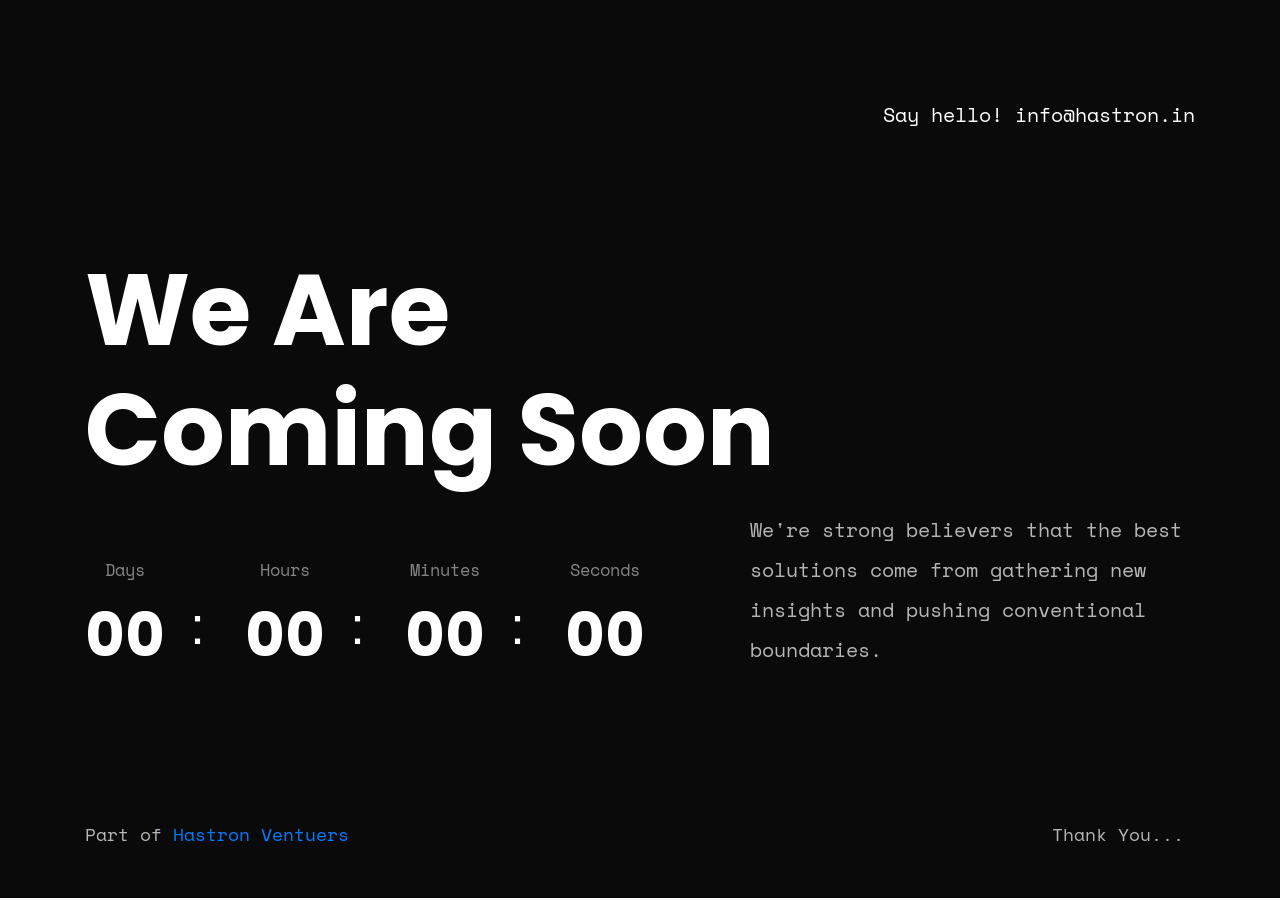
<file: index.html>
<!doctype html>
<html class="no-js" lang="">
    <head>
	<meta name="facebook-domain-verification" content="pafsje3wkl32du7gmnqwwq7jkq6l8p" />
        <meta charset="utf-8">
        <meta http-equiv="x-ua-compatible" content="ie=edge">
        <title>Hastron</title>
        <meta name="description" content="">
        <meta name="viewport" content="width=device-width, initial-scale=1">

        <meta name="author" content="SoonLaunch">
		<link rel="shortcut icon" type="image/x-icon" href="assets/img/favicon.png">
        <!-- Place favicon.ico in the root directory -->

		<!-- ========================= CSS here ========================= -->
		<link rel="stylesheet" href="assets/css/bootstrap-4.5.0.min.css">
        <link rel="stylesheet" href="assets/css/lineicons.css">
		<link rel="stylesheet" href="assets/css/animate.css">
		<link rel="stylesheet" href="assets/css/style.css">
    </head>
    <body>
        <!--[if lte IE 9]>
            <p class="browserupgrade">You are using an <strong>outdated</strong> browser. Please <a href="https://browsehappy.com/">upgrade your browser</a> to improve your experience and security.</p>
        <![endif]-->

        <!-- ========================= main start ========================= -->
        <main class="main-06">
            <!-- header start  -->
            <div class="header header-06">
                <div class="container">
                    <div class="row align-items-center">
                        <div class="col-md-4">
                            
                        </div>
                        <div class="col-md-8">
                            <div class="header-right text-right">
                                <a href="#">Say hello! info@hastron.in</a>
                            </div>
                        </div>
                    </div>
                </div>
            </div>
            <!-- header end  -->
            <!-- ========================= main-wrapper start ========================= -->
            <div class="main-wrapper demo-06">
                <!-- hero-area start  -->
                <div class="hero-area">
                    <div class="container">
                        <div class="row">
                            <div class="col-xl-12">
                                <!-- heading start  -->
                                <div class="heading">
                                    <h1 class="text-white wow fadeInUp" data-wow-delay=".2s">We Are <br> Coming Soon</h1>
                                </div>
                                <!-- heading end  -->
                            </div>
                            <div class="col-xl-7 col-lg-7">
                                <!-- countdown start  -->
                                <div class="wow fadeInRight" data-wow-delay=".4s" data-countdown="2026/04/01"></div>
                                <!-- countdown end  -->
                            </div>
                            <div class="col-xl-5 col-lg-5">
                                <!-- desc strat  -->
                                <p class="wow fadeInLeft" data-wow-delay=".4s">We're strong believers that the best solutions come from gathering new insights and pushing conventional boundaries.</p>
                                <!-- desc end  -->
                            </div>
                        </div>
                    </div>
                </div>
            <!-- ========================= main-wrapper end ========================= -->
            <!-- footer start  -->
            <div class="footer">
                <div class="container">
                    <div class="row">
                        <div class="col-md-7">
                            <div class="copyright wow fadeInLeft" data-wow-delay=".2s">
                                <p>Part of <a href="" rel="nofollow">Hastron Ventuers</a></p>
                            </div>
                        </div>
                        <div class="col-md-5">
                            <div class="credit wow fadeInRight" data-wow-delay=".4s">
                                <p>Thank You... <a rel="nofollow" href="https://soonlunch.com"></a></p>
                            </div>
                        </div>
                    </div>
                </div>
            </div>
            <!-- footer end  -->
        </main>
        <!-- ========================= main end ========================= -->
        
		<!-- ========================= JS here ========================= -->
		<script src="assets/js/vendor/modernizr-3.5.0.min.js"></script>
		<script src="assets/js/vendor/jquery-3.5.1.min.js"></script>
		<script src="assets/js/popper.min.js"></script>
		<script src="assets/js/bootstrap-4.5.0.min.js"></script>
        <script src="assets/js/countdown.js"></script>
        <script src="assets/js/wow.min.js"></script>
		<script src="assets/js/main.js"></script>
    </body>
</html>
</file>
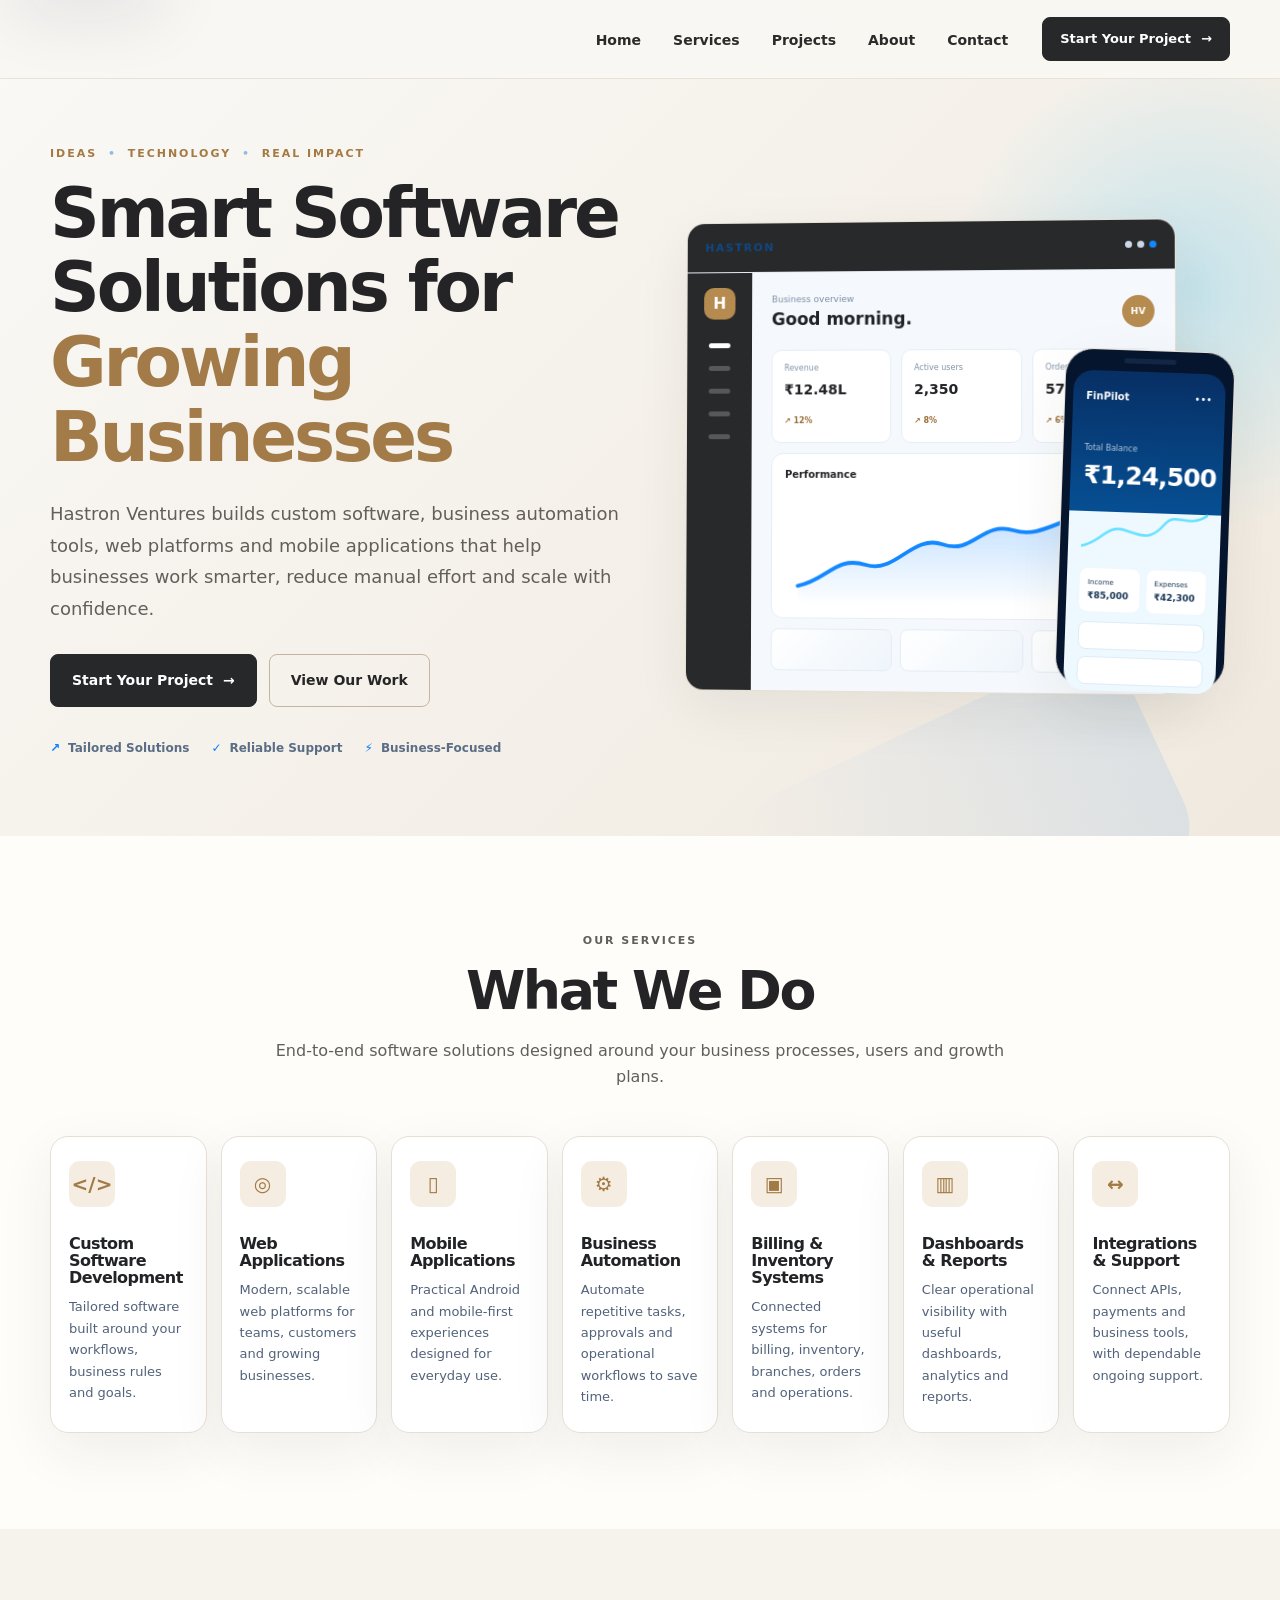
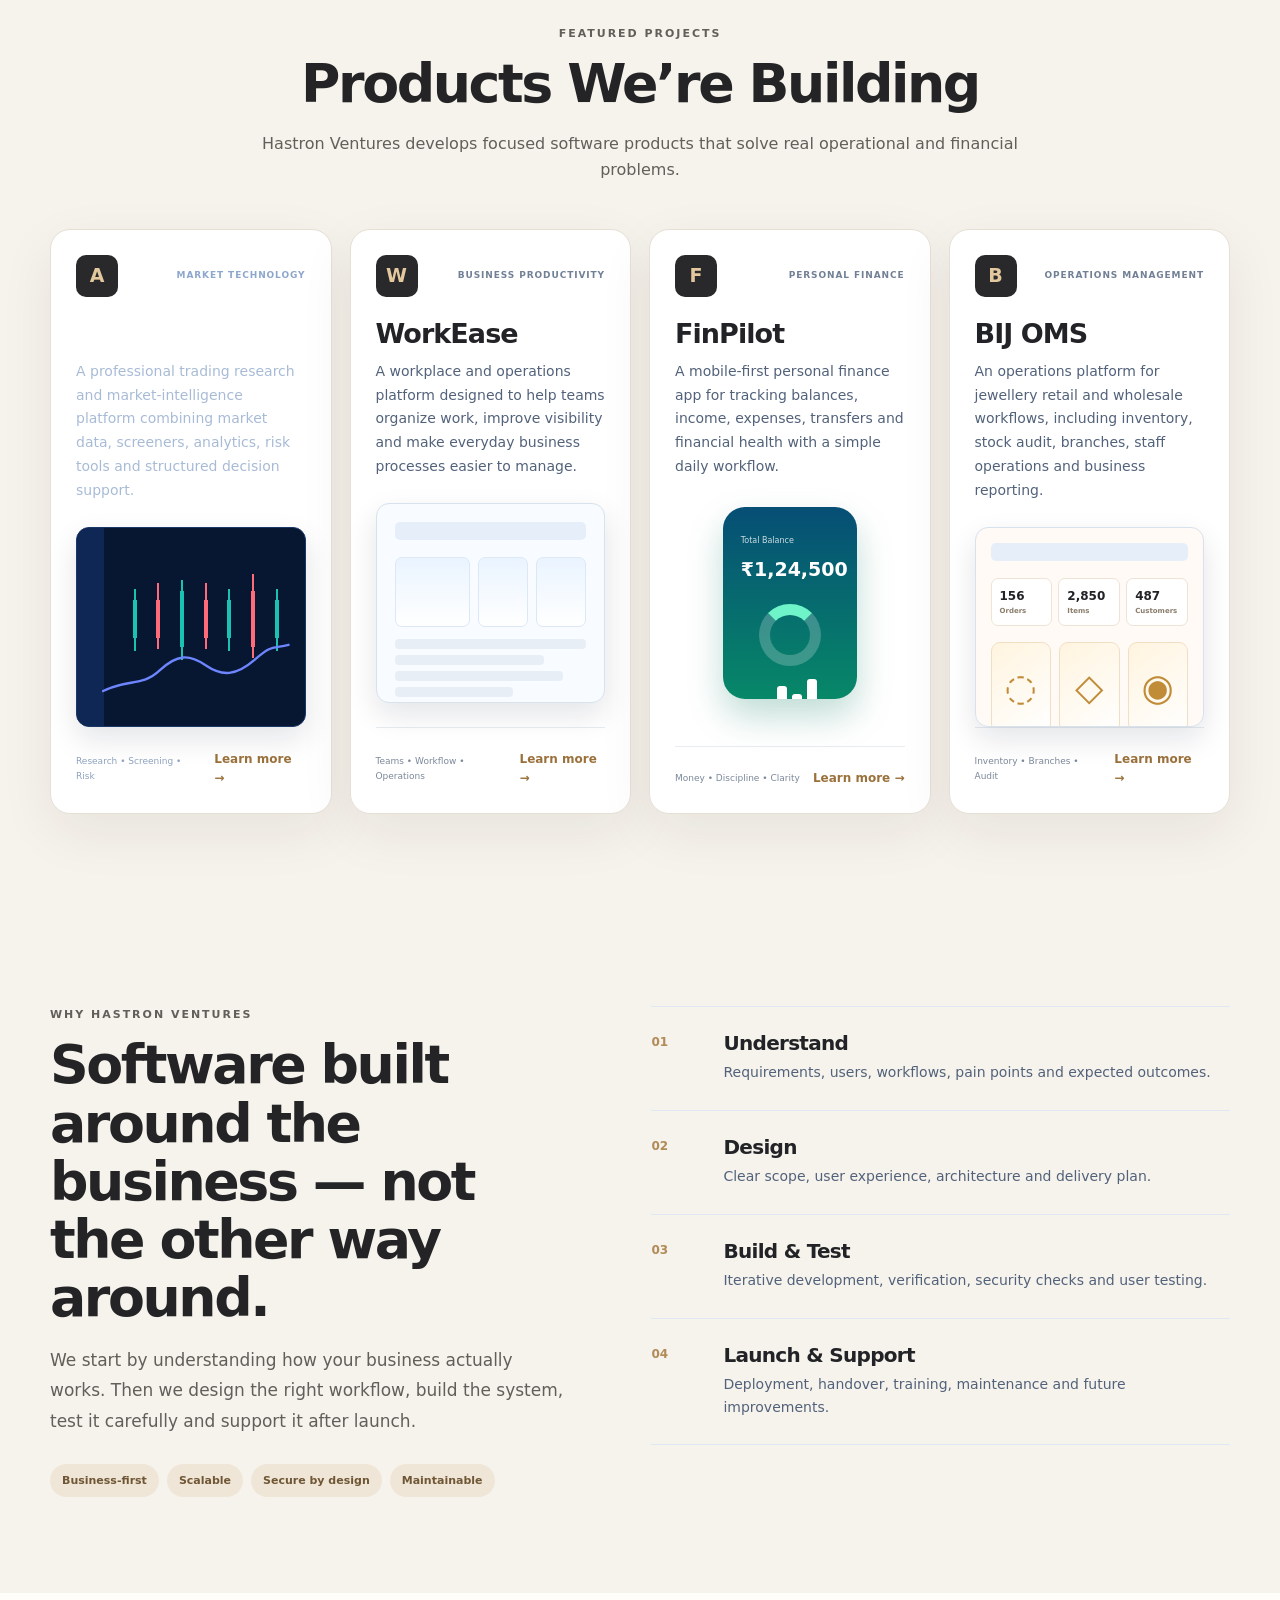
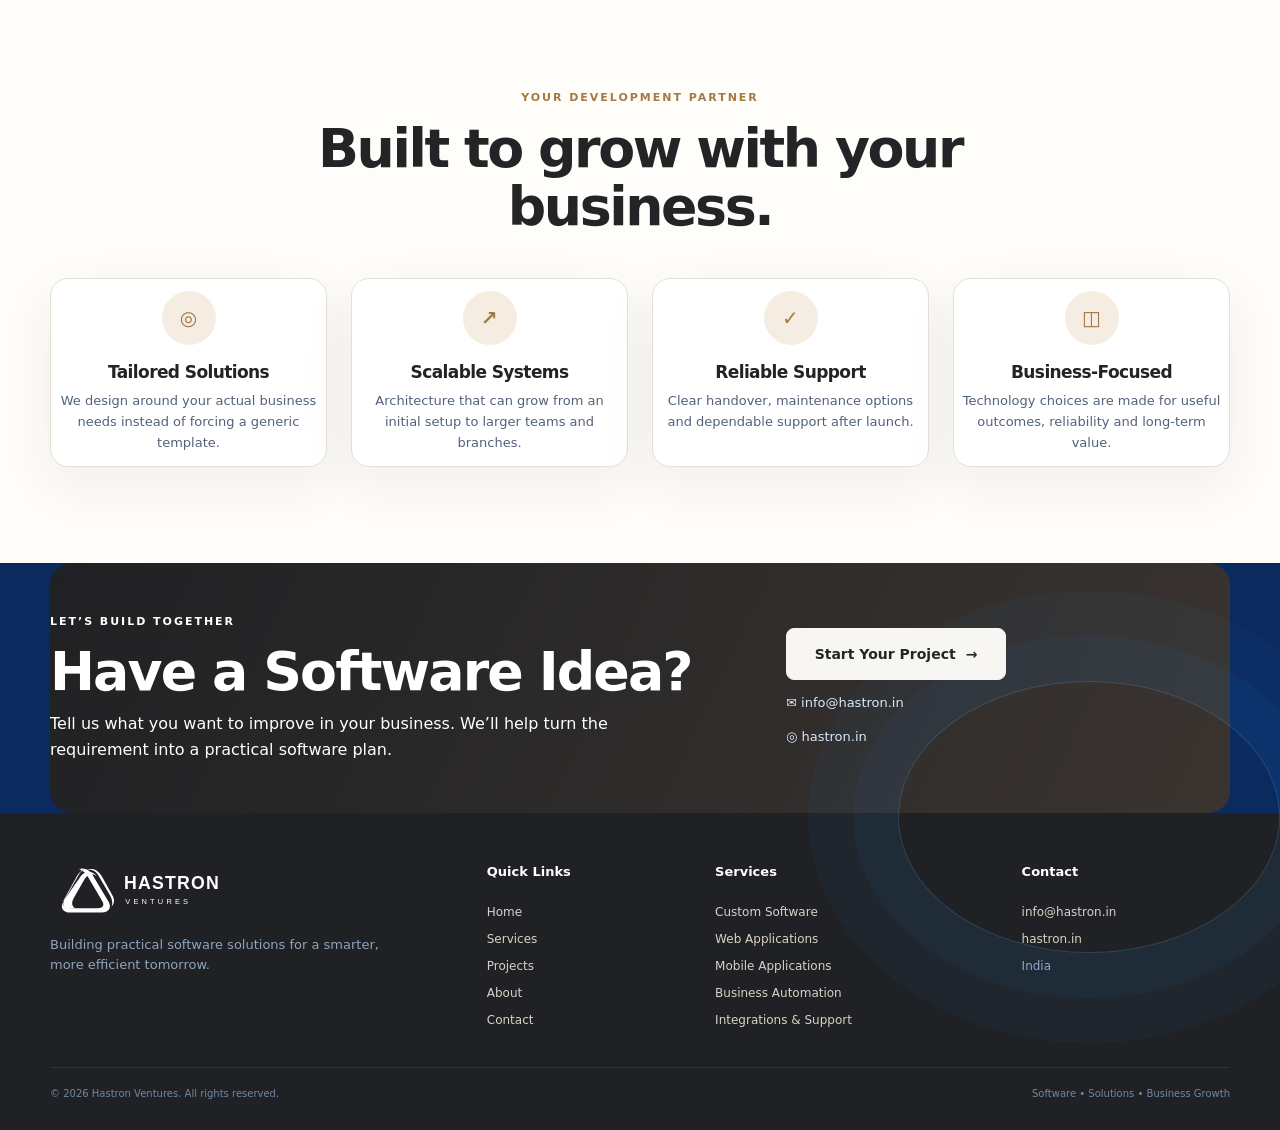
<file: docs/index.html>
<!doctype html>
<html lang="en">
<head>
  <meta charset="utf-8">
  <meta name="viewport" content="width=device-width, initial-scale=1, viewport-fit=cover">
  <title>Hastron Ventures | Custom Software & Business Technology</title>
  <meta name="description" content="Hastron Ventures designs and develops custom software, web applications, mobile apps, business automation, dashboards and operational systems for growing businesses.">
  <meta name="theme-color" content="#f9f7f3">
  <meta property="og:title" content="Hastron Ventures | Custom Software & Business Technology">
  <meta property="og:description" content="Smart software solutions for growing businesses — custom software, web and mobile applications, automation, dashboards and business systems.">
  <meta property="og:type" content="website">
  <meta property="og:url" content="https://hastron.in/">
  <link rel="canonical" href="https://hastron.in/">
  <link rel="icon" href="logo.svg" type="image/svg+xml">
  <link rel="stylesheet" href="styles.css">
  <link rel="stylesheet" href="corporate-theme.css">
</head>
<body>
  <a class="skip-link" href="#main">Skip to content</a>

  <header class="site-header" id="top">
    <div class="container nav-shell">
      <a class="brand" href="#home" aria-label="Hastron Ventures home">
        <img src="logo.svg" alt="Hastron Ventures">
      </a>

      <nav class="desktop-nav" aria-label="Primary navigation">
        <a href="#home">Home</a>
        <a href="#services">Services</a>
        <a href="#projects">Projects</a>
        <a href="#about">About</a>
        <a href="#contact">Contact</a>
      </nav>

      <a class="button button-small desktop-cta" href="mailto:info@hastron.in?subject=Software%20Project%20Enquiry">Start Your Project <span aria-hidden="true">→</span></a>
      <button class="menu-toggle" id="menuToggle" type="button" aria-expanded="false" aria-controls="mobileNav" aria-label="Open menu">
        <span></span><span></span><span></span>
      </button>
    </div>

    <nav class="mobile-nav" id="mobileNav" aria-label="Mobile navigation">
      <a href="#home">Home</a>
      <a href="#services">Services</a>
      <a href="#projects">Projects</a>
      <a href="#about">About</a>
      <a href="#contact">Contact</a>
      <a class="button" href="mailto:info@hastron.in?subject=Software%20Project%20Enquiry">Start Your Project</a>
    </nav>
  </header>

  <main id="main">
    <section class="hero section" id="home">
      <div class="container hero-grid">
        <div class="hero-copy reveal">
          <p class="eyebrow">IDEAS <span>•</span> TECHNOLOGY <span>•</span> REAL IMPACT</p>
          <h1>Smart Software Solutions for <em>Growing Businesses</em></h1>
          <p class="hero-lead">Hastron Ventures builds custom software, business automation tools, web platforms and mobile applications that help businesses work smarter, reduce manual effort and scale with confidence.</p>
          <div class="hero-actions">
            <a class="button" href="mailto:info@hastron.in?subject=Software%20Project%20Enquiry">Start Your Project <span aria-hidden="true">→</span></a>
            <a class="button button-outline" href="#projects">View Our Work</a>
          </div>
          <div class="trust-row" aria-label="Our strengths">
            <span><i class="mini-icon">↗</i> Tailored Solutions</span>
            <span><i class="mini-icon">✓</i> Reliable Support</span>
            <span><i class="mini-icon">⚡</i> Business-Focused</span>
          </div>
        </div>

        <div class="hero-visual reveal" aria-label="Business software dashboard illustration">
          <div class="hero-glow"></div>
          <div class="dashboard-window">
            <div class="window-bar">
              <span class="window-brand">HASTRON</span>
              <div class="window-dots"><i></i><i></i><i></i></div>
            </div>
            <div class="dashboard-body">
              <aside class="dash-sidebar">
                <div class="dash-logo">H</div>
                <span class="active"></span><span></span><span></span><span></span><span></span>
              </aside>
              <div class="dash-content">
                <div class="dash-head">
                  <div><small>Business overview</small><strong>Good morning.</strong></div>
                  <div class="avatar">HV</div>
                </div>
                <div class="stat-row">
                  <div class="stat-card"><small>Revenue</small><b>₹12.48L</b><em>↗ 12%</em></div>
                  <div class="stat-card"><small>Active users</small><b>2,350</b><em>↗ 8%</em></div>
                  <div class="stat-card"><small>Orders</small><b>573</b><em>↗ 6%</em></div>
                </div>
                <div class="chart-card">
                  <div class="chart-title"><strong>Performance</strong><span>6 months</span></div>
                  <svg viewBox="0 0 600 210" aria-hidden="true">
                    <defs><linearGradient id="chartFill" x1="0" y1="0" x2="0" y2="1"><stop offset="0" stop-color="#1488ff" stop-opacity=".28"/><stop offset="1" stop-color="#1488ff" stop-opacity="0"/></linearGradient></defs>
                    <path d="M0 176 C55 165 70 120 125 137 S210 80 266 99 S337 56 395 73 S484 38 600 30 L600 210 L0 210 Z" fill="url(#chartFill)"/>
                    <path d="M0 176 C55 165 70 120 125 137 S210 80 266 99 S337 56 395 73 S484 38 600 30" fill="none" stroke="#1488ff" stroke-width="7" stroke-linecap="round"/>
                  </svg>
                </div>
                <div class="mini-cards"><span></span><span></span><span></span></div>
              </div>
            </div>
          </div>

          <div class="phone-mockup">
            <div class="phone-speaker"></div>
            <div class="phone-screen">
              <div class="phone-top"><b>FinPilot</b><span>•••</span></div>
              <small>Total Balance</small>
              <h3>₹1,24,500</h3>
              <div class="phone-line"></div>
              <div class="phone-grid"><span>Income<br><b>₹85,000</b></span><span>Expenses<br><b>₹42,300</b></span></div>
              <div class="phone-list"><i></i><i></i><i></i></div>
            </div>
          </div>
        </div>
      </div>
    </section>

    <section class="section services" id="services">
      <div class="container">
        <div class="section-heading centered reveal">
          <p class="eyebrow">OUR SERVICES</p>
          <h2>What We Do</h2>
          <p>End-to-end software solutions designed around your business processes, users and growth plans.</p>
        </div>

        <div class="service-grid">
          <article class="service-card reveal"><div class="service-icon">&lt;/&gt;</div><h3>Custom Software Development</h3><p>Tailored software built around your workflows, business rules and goals.</p></article>
          <article class="service-card reveal"><div class="service-icon">◎</div><h3>Web Applications</h3><p>Modern, scalable web platforms for teams, customers and growing businesses.</p></article>
          <article class="service-card reveal"><div class="service-icon">▯</div><h3>Mobile Applications</h3><p>Practical Android and mobile-first experiences designed for everyday use.</p></article>
          <article class="service-card reveal"><div class="service-icon">⚙</div><h3>Business Automation</h3><p>Automate repetitive tasks, approvals and operational workflows to save time.</p></article>
          <article class="service-card reveal"><div class="service-icon">▣</div><h3>Billing & Inventory Systems</h3><p>Connected systems for billing, inventory, branches, orders and operations.</p></article>
          <article class="service-card reveal"><div class="service-icon">▥</div><h3>Dashboards & Reports</h3><p>Clear operational visibility with useful dashboards, analytics and reports.</p></article>
          <article class="service-card reveal"><div class="service-icon">↔</div><h3>Integrations & Support</h3><p>Connect APIs, payments and business tools, with dependable ongoing support.</p></article>
        </div>
      </div>
    </section>

    <section class="section projects-section" id="projects">
      <div class="container">
        <div class="section-heading centered reveal">
          <p class="eyebrow">FEATURED PROJECTS</p>
          <h2>Products We’re Building</h2>
          <p>Hastron Ventures develops focused software products that solve real operational and financial problems.</p>
        </div>

        <div class="projects-grid">
          <article class="project-card alpha reveal">
            <div class="project-top"><div class="project-mark">A</div><span>Market Technology</span></div>
            <h3>Alpha Core</h3>
            <p>A professional trading research and market-intelligence platform combining market data, screeners, analytics, risk tools and structured decision support.</p>
            <div class="product-screen alpha-screen">
              <div class="screen-sidebar"></div><div class="candles"><i></i><i></i><i></i><i></i><i></i><i></i><i></i></div>
              <svg viewBox="0 0 400 130" aria-hidden="true"><path d="M0 110 C55 82 86 100 123 65 S186 30 221 54 S286 77 326 42 S364 20 400 10" fill="none" stroke="#6d85ff" stroke-width="5"/></svg>
            </div>
            <div class="project-foot"><span>Research • Screening • Risk</span><a href="#contact">Learn more <b>→</b></a></div>
          </article>

          <article class="project-card workease reveal">
            <div class="project-top"><div class="project-mark">W</div><span>Business Productivity</span></div>
            <h3>WorkEase</h3>
            <p>A workplace and operations platform designed to help teams organize work, improve visibility and make everyday business processes easier to manage.</p>
            <div class="product-screen light-screen">
              <div class="screen-toolbar"></div>
              <div class="work-cols"><i></i><i></i><i></i></div>
              <div class="task-row"><span></span><span></span><span></span><span></span></div>
            </div>
            <div class="project-foot"><span>Teams • Workflow • Operations</span><a href="#contact">Learn more <b>→</b></a></div>
          </article>

          <article class="project-card finpilot reveal">
            <div class="project-top"><div class="project-mark">F</div><span>Personal Finance</span></div>
            <h3>FinPilot</h3>
            <p>A mobile-first personal finance app for tracking balances, income, expenses, transfers and financial health with a simple daily workflow.</p>
            <div class="finpilot-preview">
              <div class="fp-phone"><small>Total Balance</small><strong>₹1,24,500</strong><div class="fp-ring"></div><div class="fp-bars"><i></i><i></i><i></i><i></i></div></div>
            </div>
            <div class="project-foot"><span>Money • Discipline • Clarity</span><a href="#contact">Learn more <b>→</b></a></div>
          </article>

          <article class="project-card bij reveal">
            <div class="project-top"><div class="project-mark">B</div><span>Operations Management</span></div>
            <h3>BIJ OMS</h3>
            <p>An operations platform for jewellery retail and wholesale workflows, including inventory, stock audit, branches, staff operations and business reporting.</p>
            <div class="product-screen bij-screen">
              <div class="screen-toolbar"></div>
              <div class="bij-stats"><span>156<small>Orders</small></span><span>2,850<small>Items</small></span><span>487<small>Customers</small></span></div>
              <div class="jewel-row"><i>◌</i><i>◇</i><i>◉</i></div>
            </div>
            <div class="project-foot"><span>Inventory • Branches • Audit</span><a href="#contact">Learn more <b>→</b></a></div>
          </article>
        </div>
      </div>
    </section>

    <section class="section process-section" id="about">
      <div class="container process-grid">
        <div class="process-copy reveal">
          <p class="eyebrow">WHY HASTRON VENTURES</p>
          <h2>Software built around the business — not the other way around.</h2>
          <p>We start by understanding how your business actually works. Then we design the right workflow, build the system, test it carefully and support it after launch.</p>
          <div class="pill-row"><span>Business-first</span><span>Scalable</span><span>Secure by design</span><span>Maintainable</span></div>
        </div>

        <div class="process-steps">
          <article class="process-step reveal"><b>01</b><div><h3>Understand</h3><p>Requirements, users, workflows, pain points and expected outcomes.</p></div></article>
          <article class="process-step reveal"><b>02</b><div><h3>Design</h3><p>Clear scope, user experience, architecture and delivery plan.</p></div></article>
          <article class="process-step reveal"><b>03</b><div><h3>Build & Test</h3><p>Iterative development, verification, security checks and user testing.</p></div></article>
          <article class="process-step reveal"><b>04</b><div><h3>Launch & Support</h3><p>Deployment, handover, training, maintenance and future improvements.</p></div></article>
        </div>
      </div>
    </section>

    <section class="section partner-section">
      <div class="container">
        <div class="partner-heading reveal"><p class="eyebrow">YOUR DEVELOPMENT PARTNER</p><h2>Built to grow with your business.</h2></div>
        <div class="partner-grid">
          <article class="partner-card reveal"><div>◎</div><h3>Tailored Solutions</h3><p>We design around your actual business needs instead of forcing a generic template.</p></article>
          <article class="partner-card reveal"><div>↗</div><h3>Scalable Systems</h3><p>Architecture that can grow from an initial setup to larger teams and branches.</p></article>
          <article class="partner-card reveal"><div>✓</div><h3>Reliable Support</h3><p>Clear handover, maintenance options and dependable support after launch.</p></article>
          <article class="partner-card reveal"><div>◫</div><h3>Business-Focused</h3><p>Technology choices are made for useful outcomes, reliability and long-term value.</p></article>
        </div>
      </div>
    </section>

    <section class="contact-section" id="contact">
      <div class="container contact-banner reveal">
        <div>
          <p class="eyebrow light-eyebrow">LET’S BUILD TOGETHER</p>
          <h2>Have a Software Idea?</h2>
          <p>Tell us what you want to improve in your business. We’ll help turn the requirement into a practical software plan.</p>
        </div>
        <div class="contact-actions">
          <a class="button button-white" href="mailto:info@hastron.in?subject=Software%20Project%20Enquiry">Start Your Project <span aria-hidden="true">→</span></a>
          <a href="mailto:info@hastron.in">✉ info@hastron.in</a>
          <a href="https://hastron.in/">◎ hastron.in</a>
        </div>
      </div>
    </section>
  </main>

  <footer class="site-footer">
    <div class="container footer-grid">
      <div class="footer-brand"><img src="logo.svg" alt="Hastron Ventures"><p>Building practical software solutions for a smarter, more efficient tomorrow.</p></div>
      <div><h3>Quick Links</h3><a href="#home">Home</a><a href="#services">Services</a><a href="#projects">Projects</a><a href="#about">About</a><a href="#contact">Contact</a></div>
      <div><h3>Services</h3><a href="#services">Custom Software</a><a href="#services">Web Applications</a><a href="#services">Mobile Applications</a><a href="#services">Business Automation</a><a href="#services">Integrations & Support</a></div>
      <div><h3>Contact</h3><a href="mailto:info@hastron.in">info@hastron.in</a><a href="https://hastron.in/">hastron.in</a><span>India</span></div>
    </div>
    <div class="container footer-bottom"><span>© <span id="year"></span> Hastron Ventures. All rights reserved.</span><span>Software • Solutions • Business Growth</span></div>
  </footer>

  <script src="script.js" defer></script>
</body>
</html>
</file>
<file: assets/css/style.css>
/*===========================
    01. Common CSS
===========================*/
@import url("https://fonts.googleapis.com/css?family=Poppins:400,500,600,700|Space+Mono:400,700&display=swap");
body {
  font-weight: normal;
  font-style: normal;
  overflow-x: hidden;
}

* {
  margin: 0;
  padding: 0;
  -webkit-box-sizing: border-box;
  box-sizing: border-box;
}

a:focus,
input:focus,
textarea:focus,
button:focus {
  text-decoration: none;
  outline: none;
  -webkit-box-shadow: none;
  box-shadow: none;
}

a {
  -webkit-transition: all 0.3s;
  transition: all 0.3s;
}

button {
  cursor: pointer;
}

a:focus,
a:hover {
  text-decoration: none;
}

i,
span,
a {
  display: inline-block;
}

audio,
canvas,
iframe,
img,
svg,
video {
  vertical-align: middle;
}

h1,
h2,
h3,
h4,
h5,
h6 {
  font-weight: 600;
  margin: 0px;
}

h1 a,
h2 a,
h3 a,
h4 a,
h5 a,
h6 a {
  color: inherit;
}

h1 {
  font-size: 50px;
  margin-bottom: 20px;
}

h2 {
  font-size: 45px;
}

@media (max-width: 767px) {
  h2 {
    font-size: 36px;
  }
}

@media only screen and (min-width: 480px) and (max-width: 767px) {
  h2 {
    font-size: 40px;
  }
}

h3 {
  font-size: 28px;
}

h4 {
  font-size: 24px;
}

h5 {
  font-size: 20px;
}

h6 {
  font-size: 16px;
}

ul, ol {
  margin: 0px;
  padding: 0px;
  list-style-type: none;
}

p {
  font-size: 18px;
  font-weight: 400;
  line-height: 28px;
  margin: 0px;
}

.img-bg {
  background-position: center center;
  background-size: cover;
  background-repeat: no-repeat;
  width: 100%;
  height: 100%;
}

.shape {
  position: absolute;
  z-index: -1;
}

@media only screen and (min-width: 480px) and (max-width: 767px) {
  .container {
    width: 450px;
  }
}

.logo img {
  width: 50%;
}

@media only screen and (min-width: 768px) and (max-width: 991px) {
  .img-wrapper {
    display: none;
  }
}

@media (max-width: 767px) {
  .img-wrapper {
    display: none;
  }
}

@media (max-width: 767px) {
  .odd-col {
    -webkit-box-ordinal-group: 0;
        -ms-flex-order: -1;
            order: -1;
  }
}

.slick-slide:focus {
  outline: 0;
}

.common-btn {
  position: relative;
  overflow: hidden;
  z-index: 2;
}

.common-btn::after {
  content: '';
  position: absolute;
  width: 100%;
  height: 100%;
  top: 0;
  left: 0;
  background: rgba(255, 255, 255, 0.1);
  border-radius: inherit;
  -webkit-transition: all 0.3s;
  transition: all 0.3s;
}

.common-btn:hover::after {
  -webkit-transform: scale(0.5);
  transform: scale(0.5);
  opacity: 0;
}

.mt-5 {
  margin-top: 5px;
}

.mt-10 {
  margin-top: 10px;
}

.mt-15 {
  margin-top: 15px;
}

.mt-20 {
  margin-top: 20px;
}

.mt-25 {
  margin-top: 25px;
}

.mt-30 {
  margin-top: 30px;
}

.mt-35 {
  margin-top: 35px;
}

.mt-40 {
  margin-top: 40px;
}

.mt-45 {
  margin-top: 45px;
}

.mt-50 {
  margin-top: 50px;
}

.mt-55 {
  margin-top: 55px;
}

.mt-60 {
  margin-top: 60px;
}

.mt-65 {
  margin-top: 65px;
}

.mt-70 {
  margin-top: 70px;
}

.mt-75 {
  margin-top: 75px;
}

.mt-80 {
  margin-top: 80px;
}

.mt-85 {
  margin-top: 85px;
}

.mt-90 {
  margin-top: 90px;
}

.mt-95 {
  margin-top: 95px;
}

.mt-100 {
  margin-top: 100px;
}

.mt-105 {
  margin-top: 105px;
}

.mt-110 {
  margin-top: 110px;
}

.mt-115 {
  margin-top: 115px;
}

.mt-120 {
  margin-top: 120px;
}

.mt-125 {
  margin-top: 125px;
}

.mt-130 {
  margin-top: 130px;
}

.mt-135 {
  margin-top: 135px;
}

.mt-140 {
  margin-top: 140px;
}

.mt-145 {
  margin-top: 145px;
}

.mt-150 {
  margin-top: 150px;
}

.mt-155 {
  margin-top: 155px;
}

.mt-160 {
  margin-top: 160px;
}

.mt-165 {
  margin-top: 165px;
}

.mt-170 {
  margin-top: 170px;
}

.mt-175 {
  margin-top: 175px;
}

.mt-180 {
  margin-top: 180px;
}

.mt-185 {
  margin-top: 185px;
}

.mt-190 {
  margin-top: 190px;
}

.mt-195 {
  margin-top: 195px;
}

.mt-200 {
  margin-top: 200px;
}

.mt-205 {
  margin-top: 205px;
}

.mt-210 {
  margin-top: 210px;
}

.mt-215 {
  margin-top: 215px;
}

.mt-220 {
  margin-top: 220px;
}

.mt-225 {
  margin-top: 225px;
}

.mb-5 {
  margin-bottom: 5px;
}

.mb-10 {
  margin-bottom: 10px;
}

.mb-15 {
  margin-bottom: 15px;
}

.mb-20 {
  margin-bottom: 20px;
}

.mb-25 {
  margin-bottom: 25px;
}

.mb-30 {
  margin-bottom: 30px;
}

.mb-35 {
  margin-bottom: 35px;
}

.mb-40 {
  margin-bottom: 40px;
}

.mb-45 {
  margin-bottom: 45px;
}

.mb-50 {
  margin-bottom: 50px;
}

.mb-55 {
  margin-bottom: 55px;
}

.mb-60 {
  margin-bottom: 60px;
}

.mb-65 {
  margin-bottom: 65px;
}

.mb-70 {
  margin-bottom: 70px;
}

.mb-75 {
  margin-bottom: 75px;
}

.mb-80 {
  margin-bottom: 80px;
}

.mb-85 {
  margin-bottom: 85px;
}

.mb-90 {
  margin-bottom: 90px;
}

.mb-95 {
  margin-bottom: 95px;
}

.mb-100 {
  margin-bottom: 100px;
}

.mb-105 {
  margin-bottom: 105px;
}

.mb-110 {
  margin-bottom: 110px;
}

.mb-115 {
  margin-bottom: 115px;
}

.mb-120 {
  margin-bottom: 120px;
}

.mb-125 {
  margin-bottom: 125px;
}

.mb-130 {
  margin-bottom: 130px;
}

.mb-135 {
  margin-bottom: 135px;
}

.mb-140 {
  margin-bottom: 140px;
}

.mb-145 {
  margin-bottom: 145px;
}

.mb-150 {
  margin-bottom: 150px;
}

.mb-155 {
  margin-bottom: 155px;
}

.mb-160 {
  margin-bottom: 160px;
}

.mb-165 {
  margin-bottom: 165px;
}

.mb-170 {
  margin-bottom: 170px;
}

.mb-175 {
  margin-bottom: 175px;
}

.mb-180 {
  margin-bottom: 180px;
}

.mb-185 {
  margin-bottom: 185px;
}

.mb-190 {
  margin-bottom: 190px;
}

.mb-195 {
  margin-bottom: 195px;
}

.mb-200 {
  margin-bottom: 200px;
}

.mb-205 {
  margin-bottom: 205px;
}

.mb-210 {
  margin-bottom: 210px;
}

.mb-215 {
  margin-bottom: 215px;
}

.mb-220 {
  margin-bottom: 220px;
}

.mb-225 {
  margin-bottom: 225px;
}

.pt-5 {
  padding-top: 5px;
}

.pt-10 {
  padding-top: 10px;
}

.pt-15 {
  padding-top: 15px;
}

.pt-20 {
  padding-top: 20px;
}

.pt-25 {
  padding-top: 25px;
}

.pt-30 {
  padding-top: 30px;
}

.pt-35 {
  padding-top: 35px;
}

.pt-40 {
  padding-top: 40px;
}

.pt-45 {
  padding-top: 45px;
}

.pt-50 {
  padding-top: 50px;
}

.pt-55 {
  padding-top: 55px;
}

.pt-60 {
  padding-top: 60px;
}

.pt-65 {
  padding-top: 65px;
}

.pt-70 {
  padding-top: 70px;
}

.pt-75 {
  padding-top: 75px;
}

.pt-80 {
  padding-top: 80px;
}

.pt-85 {
  padding-top: 85px;
}

.pt-90 {
  padding-top: 90px;
}

.pt-95 {
  padding-top: 95px;
}

.pt-100 {
  padding-top: 100px;
}

.pt-105 {
  padding-top: 105px;
}

.pt-110 {
  padding-top: 110px;
}

.pt-115 {
  padding-top: 115px;
}

.pt-120 {
  padding-top: 120px;
}

.pt-125 {
  padding-top: 125px;
}

.pt-130 {
  padding-top: 130px;
}

.pt-135 {
  padding-top: 135px;
}

.pt-140 {
  padding-top: 140px;
}

.pt-145 {
  padding-top: 145px;
}

.pt-150 {
  padding-top: 150px;
}

.pt-155 {
  padding-top: 155px;
}

.pt-160 {
  padding-top: 160px;
}

.pt-165 {
  padding-top: 165px;
}

.pt-170 {
  padding-top: 170px;
}

.pt-175 {
  padding-top: 175px;
}

.pt-180 {
  padding-top: 180px;
}

.pt-185 {
  padding-top: 185px;
}

.pt-190 {
  padding-top: 190px;
}

.pt-195 {
  padding-top: 195px;
}

.pt-200 {
  padding-top: 200px;
}

.pt-205 {
  padding-top: 205px;
}

.pt-210 {
  padding-top: 210px;
}

.pt-215 {
  padding-top: 215px;
}

.pt-220 {
  padding-top: 220px;
}

.pt-225 {
  padding-top: 225px;
}

.pb-5 {
  padding-bottom: 5px;
}

.pb-10 {
  padding-bottom: 10px;
}

.pb-15 {
  padding-bottom: 15px;
}

.pb-20 {
  padding-bottom: 20px;
}

.pb-25 {
  padding-bottom: 25px;
}

.pb-30 {
  padding-bottom: 30px;
}

.pb-35 {
  padding-bottom: 35px;
}

.pb-40 {
  padding-bottom: 40px;
}

.pb-45 {
  padding-bottom: 45px;
}

.pb-50 {
  padding-bottom: 50px;
}

.pb-55 {
  padding-bottom: 55px;
}

.pb-60 {
  padding-bottom: 60px;
}

.pb-65 {
  padding-bottom: 65px;
}

.pb-70 {
  padding-bottom: 70px;
}

.pb-75 {
  padding-bottom: 75px;
}

.pb-80 {
  padding-bottom: 80px;
}

.pb-85 {
  padding-bottom: 85px;
}

.pb-90 {
  padding-bottom: 90px;
}

.pb-95 {
  padding-bottom: 95px;
}

.pb-100 {
  padding-bottom: 100px;
}

.pb-105 {
  padding-bottom: 105px;
}

.pb-110 {
  padding-bottom: 110px;
}

.pb-115 {
  padding-bottom: 115px;
}

.pb-120 {
  padding-bottom: 120px;
}

.pb-125 {
  padding-bottom: 125px;
}

.pb-130 {
  padding-bottom: 130px;
}

.pb-135 {
  padding-bottom: 135px;
}

.pb-140 {
  padding-bottom: 140px;
}

.pb-145 {
  padding-bottom: 145px;
}

.pb-150 {
  padding-bottom: 150px;
}

.pb-155 {
  padding-bottom: 155px;
}

.pb-160 {
  padding-bottom: 160px;
}

.pb-165 {
  padding-bottom: 165px;
}

.pb-170 {
  padding-bottom: 170px;
}

.pb-175 {
  padding-bottom: 175px;
}

.pb-180 {
  padding-bottom: 180px;
}

.pb-185 {
  padding-bottom: 185px;
}

.pb-190 {
  padding-bottom: 190px;
}

.pb-195 {
  padding-bottom: 195px;
}

.pb-200 {
  padding-bottom: 200px;
}

.pb-205 {
  padding-bottom: 205px;
}

.pb-210 {
  padding-bottom: 210px;
}

.pb-215 {
  padding-bottom: 215px;
}

.pb-220 {
  padding-bottom: 220px;
}

.pb-225 {
  padding-bottom: 225px;
}

.countdown {
  padding-top: 40px;
  padding-bottom: 40px;
}

.countdown .single-count-content {
  position: relative;
  padding: 0 40px;
  text-align: center;
}

@media only screen and (min-width: 992px) and (max-width: 1199px) {
  .countdown .single-count-content {
    padding: 0 30px;
  }
}

@media (max-width: 767px) {
  .countdown .single-count-content {
    padding: 0 10px;
  }
}

@media only screen and (min-width: 480px) and (max-width: 767px) {
  .countdown .single-count-content {
    padding: 0 20px;
  }
}

.countdown .single-count-content::after {
  position: absolute;
  right: 0;
  top: 0;
  font-size: 50px;
}

@media (max-width: 767px) {
  .countdown .single-count-content::after {
    top: -10px;
  }
}

@media only screen and (min-width: 480px) and (max-width: 767px) {
  .countdown .single-count-content::after {
    top: -5px;
  }
}

.countdown .single-count-content:first-child {
  padding-left: 0px;
}

.countdown .single-count-content:last-child {
  padding-right: 0px;
}

.countdown .single-count-content:last-child::after {
  display: none;
}

.countdown .single-count-content .count {
  font-size: 50px;
}

@media (max-width: 767px) {
  .countdown .single-count-content .count {
    font-size: 35px;
  }
}

@media only screen and (min-width: 480px) and (max-width: 767px) {
  .countdown .single-count-content .count {
    font-size: 45px;
  }
}

.countdown .single-count-content .text {
  margin-bottom: 0;
}

@media (max-width: 767px) {
  .countdown .single-count-content .text {
    font-size: 15px;
  }
}

.header {
  position: absolute;
  top: 40px;
  left: 0;
  width: 100%;
  z-index: 2;
}

main.main-06 {
  background: #0A0A0A;
  overflow: hidden;
}

main .header.header-06 {
  position: unset;
  padding-top: 100px;
  padding-bottom: 120px;
}

@media (max-width: 767px) {
  main .header.header-06 {
    padding-top: 50px;
    padding-bottom: 50px;
  }
}

@media (max-width: 767px) {
  main .header.header-06 .header-right {
    display: none;
  }
}

main .header.header-06 .header-right a {
  color: #fff;
  font-size: 20px;
  font-family: "Space Mono", sans-serif;
}

main .main-wrapper.demo-06 {
  -webkit-box-orient: vertical;
  -webkit-box-direction: normal;
      -ms-flex-direction: column;
          flex-direction: column;
  height: auto;
}

main .main-wrapper.demo-06 .hero-area {
  margin-bottom: 100px;
}

main .main-wrapper.demo-06 .hero-area h1 {
  font-size: 100px;
  font-weight: 700;
  color: #fff;
  font-family: "Poppins", sans-serif;
}

@media only screen and (min-width: 992px) and (max-width: 1199px) {
  main .main-wrapper.demo-06 .hero-area h1 {
    font-size: 80px;
  }
}

@media (max-width: 767px) {
  main .main-wrapper.demo-06 .hero-area h1 {
    font-size: 40px;
  }
}

@media only screen and (min-width: 480px) and (max-width: 767px) {
  main .main-wrapper.demo-06 .hero-area h1 {
    font-size: 50px;
  }
}

main .main-wrapper.demo-06 .hero-area p {
  font-family: "Space Mono", sans-serif;
  font-size: 20px;
  color: rgba(255, 255, 255, 0.7);
  line-height: 40px;
}

main .main-wrapper.demo-06 .hero-area .countdown .single-count-content {
  display: -webkit-box;
  display: -ms-flexbox;
  display: flex;
  -webkit-box-orient: vertical;
  -webkit-box-direction: reverse;
      -ms-flex-direction: column-reverse;
          flex-direction: column-reverse;
}

main .main-wrapper.demo-06 .hero-area .countdown .single-count-content::after {
  content: ':';
  font-size: 54px;
  color: #fff;
  top: 35px;
}

@media only screen and (min-width: 992px) and (max-width: 1199px) {
  main .main-wrapper.demo-06 .hero-area .countdown .single-count-content::after {
    top: 30px;
  }
}

@media (max-width: 767px) {
  main .main-wrapper.demo-06 .hero-area .countdown .single-count-content::after {
    top: 30px;
    font-size: 45px;
  }
}

main .main-wrapper.demo-06 .hero-area .countdown .single-count-content .count {
  font-family: "Poppins", sans-serif;
  color: #fff;
  font-size: 60px;
  font-weight: 700;
}

@media only screen and (min-width: 992px) and (max-width: 1199px) {
  main .main-wrapper.demo-06 .hero-area .countdown .single-count-content .count {
    font-size: 50px;
  }
}

@media (max-width: 767px) {
  main .main-wrapper.demo-06 .hero-area .countdown .single-count-content .count {
    font-size: 40px;
  }
}

main .main-wrapper.demo-06 .hero-area .countdown .single-count-content .text {
  font-family: "Space Mono", sans-serif;
  font-size: 17px;
  color: rgba(255, 255, 255, 0.5);
}

main .main-wrapper.demo-06 .team-area {
  margin-bottom: 100px;
}

@media (max-width: 767px) {
  main .main-wrapper.demo-06 .team-area {
    margin-bottom: 30px;
  }
}

main .main-wrapper.demo-06 .team-area .section-title h1 {
  font-size: 26px;
  font-weight: 600;
  font-family: "Poppins", sans-serif;
  color: #fff;
  padding-bottom: 7px;
  margin-bottom: 40px;
  position: relative;
}

@media (max-width: 767px) {
  main .main-wrapper.demo-06 .team-area .section-title h1 {
    font-size: 20px;
  }
}

@media only screen and (min-width: 480px) and (max-width: 767px) {
  main .main-wrapper.demo-06 .team-area .section-title h1 {
    font-size: 22px;
  }
}

main .main-wrapper.demo-06 .team-area .section-title h1::after {
  content: '';
  position: absolute;
  width: 30px;
  height: 1px;
  background: #fff;
  bottom: 0;
  left: 0;
}

main .main-wrapper.demo-06 .team-area .section-title h2 {
  font-family: "Poppins", sans-serif;
  font-size: 45px;
  line-height: 55px;
  font-weight: 45px;
  color: #fff;
  margin-bottom: 50px;
}

@media (max-width: 767px) {
  main .main-wrapper.demo-06 .team-area .section-title h2 {
    font-size: 28px;
    line-height: 40px;
  }
}

@media only screen and (min-width: 480px) and (max-width: 767px) {
  main .main-wrapper.demo-06 .team-area .section-title h2 {
    font-size: 32px;
    line-height: 42px;
  }
}

main .main-wrapper.demo-06 .team-area .team-wrapper {
  display: -webkit-box;
  display: -ms-flexbox;
  display: flex;
  -webkit-box-pack: justify;
      -ms-flex-pack: justify;
          justify-content: space-between;
  -ms-flex-wrap: wrap;
      flex-wrap: wrap;
  margin-left: -25px;
  margin-right: -25px;
}

main .main-wrapper.demo-06 .team-area .team-wrapper .team-item {
  width: calc(33.33% - 50px);
  margin: 0px 25px 50px;
}

@media only screen and (min-width: 992px) and (max-width: 1199px) {
  main .main-wrapper.demo-06 .team-area .team-wrapper .team-item {
    width: calc(33.33% - 30px);
    margin: 0px 15px 50px;
  }
}

@media only screen and (min-width: 768px) and (max-width: 991px) {
  main .main-wrapper.demo-06 .team-area .team-wrapper .team-item {
    width: calc(50% - 30px);
    margin: 0px 15px 50px;
  }
}

@media (max-width: 767px) {
  main .main-wrapper.demo-06 .team-area .team-wrapper .team-item {
    width: calc(100% - 50px);
    margin: 0px 25px 50px;
  }
}

main .main-wrapper.demo-06 .team-area .team-wrapper .team-item .team-img {
  position: relative;
  margin-bottom: 20px;
}

main .main-wrapper.demo-06 .team-area .team-wrapper .team-item .team-img img {
  width: 100%;
}

main .main-wrapper.demo-06 .team-area .team-wrapper .team-item .team-img .social-links {
  position: absolute;
  width: 185px;
  height: 0px;
  background: #fff;
  border-top-right-radius: 57px;
  left: 0;
  bottom: 0;
  display: -webkit-box;
  display: -ms-flexbox;
  display: flex;
  -webkit-box-pack: center;
      -ms-flex-pack: center;
          justify-content: center;
  -webkit-box-align: center;
      -ms-flex-align: center;
          align-items: center;
  opacity: 0;
  visibility: hidden;
  -webkit-transition: all 0.3s;
  transition: all 0.3s;
}

main .main-wrapper.demo-06 .team-area .team-wrapper .team-item .team-img .social-links li {
  display: inline-block;
  margin: 0 8px;
}

main .main-wrapper.demo-06 .team-area .team-wrapper .team-item .team-img .social-links li a {
  font-size: 18px;
  color: #0A0A0A;
}

main .main-wrapper.demo-06 .team-area .team-wrapper .team-item .team-img .social-links li a:hover {
  color: #D5081A;
}

main .main-wrapper.demo-06 .team-area .team-wrapper .team-item:hover .team-img .social-links {
  height: 57px;
  opacity: 1;
  visibility: visible;
}

main .main-wrapper.demo-06 .team-area .team-wrapper .team-item .team-info h4 {
  font-size: 24px;
  font-weight: 700;
  color: #fff;
  font-family: "Poppins", sans-serif;
}

main .main-wrapper.demo-06 .team-area .team-wrapper .team-item .team-info p {
  font-family: "Space Mono", sans-serif;
  font-size: 14px;
  color: rgba(255, 255, 255, 0.7);
}

main .footer {
  width: 100%;
  margin-bottom: 50px;
}

main .footer p {
  font-family: "Space Mono", sans-serif;
  color: rgba(255, 255, 255, 0.7);
}

@media (max-width: 767px) {
  main .footer p {
    text-align: center;
  }
}

main .footer .credit {
  text-align: right;
}

@media (max-width: 767px) {
  main .footer .credit {
    text-align: center;
  }
}
/*# sourceMappingURL=style.css.map */
</file>
<file: docs/styles.css>
:root{--navy:#071c3f;--navy-2:#0b2a59;--blue:#087dff;--blue-2:#27c9ff;--sky:#edf7ff;--ink:#0b1730;--text:#52627a;--muted:#7a889d;--line:#dfe8f2;--surface:#ffffff;--soft:#f6f9fd;--shadow:0 24px 70px rgba(7,28,63,.12);--shadow-soft:0 12px 36px rgba(7,28,63,.08)}
*{box-sizing:border-box}html{scroll-behavior:smooth;scroll-padding-top:90px}body{margin:0;font-family:Inter,ui-sans-serif,system-ui,-apple-system,BlinkMacSystemFont,"Segoe UI",sans-serif;background:#fff;color:var(--ink);line-height:1.6;-webkit-font-smoothing:antialiased;overflow-x:hidden}img,svg{display:block;max-width:100%}a{color:inherit;text-decoration:none}button,input,textarea,select{font:inherit}button{cursor:pointer}.container{width:min(1180px,calc(100% - 40px));margin-inline:auto}.section{padding:96px 0}.skip-link{position:fixed;left:12px;top:-60px;z-index:1000;background:#fff;color:#111;padding:10px 14px;border-radius:8px;box-shadow:var(--shadow);transition:.2s}.skip-link:focus{top:12px}.site-header{position:fixed;inset:0 0 auto;z-index:100;background:rgba(255,255,255,.9);backdrop-filter:blur(18px);border-bottom:1px solid rgba(12,49,94,.08)}.nav-shell{height:78px;display:flex;align-items:center;gap:28px}.brand{display:flex;align-items:center;flex:0 0 auto}.brand img{width:205px;height:auto}.desktop-nav{display:flex;align-items:center;gap:32px;margin-left:auto}.desktop-nav a{font-size:14px;font-weight:650;color:#2c3e58;position:relative;padding:27px 0 25px}.desktop-nav a:after{content:"";position:absolute;left:0;right:100%;bottom:17px;height:2px;border-radius:2px;background:var(--blue);transition:right .25s ease}.desktop-nav a:hover{color:var(--blue)}.desktop-nav a:hover:after{right:0}.button{display:inline-flex;align-items:center;justify-content:center;gap:10px;background:linear-gradient(135deg,var(--blue),#1269ed);color:#fff;border:1px solid transparent;padding:14px 21px;border-radius:9px;font-size:14px;font-weight:750;box-shadow:0 10px 24px rgba(8,125,255,.22);transition:transform .2s ease,box-shadow .2s ease,background .2s ease}.button:hover{transform:translateY(-2px);box-shadow:0 14px 28px rgba(8,125,255,.28)}.button-small{padding:11px 17px;font-size:13px}.button-outline{background:#fff;color:#15406f;border-color:#bcd0e5;box-shadow:none}.button-outline:hover{background:#f8fbff;box-shadow:none}.desktop-cta{margin-left:6px}.menu-toggle{display:none;margin-left:auto;width:44px;height:44px;border:0;border-radius:10px;background:#f3f7fc;align-items:center;justify-content:center;flex-direction:column;gap:5px}.menu-toggle span{width:21px;height:2px;background:var(--navy);transition:.2s}.menu-toggle.open span:nth-child(1){transform:translateY(7px) rotate(45deg)}.menu-toggle.open span:nth-child(2){opacity:0}.menu-toggle.open span:nth-child(3){transform:translateY(-7px) rotate(-45deg)}.mobile-nav{display:none}.eyebrow{margin:0 0 13px;color:#3a6fa9;font-size:11px;font-weight:800;letter-spacing:.22em;text-transform:uppercase}.eyebrow span{color:#8fb9e8;margin:0 5px}h1,h2,h3,p{margin-top:0}h1,h2,h3{letter-spacing:-.035em;line-height:1.08}h1{font-size:clamp(45px,5.4vw,72px);margin-bottom:24px}h2{font-size:clamp(36px,4.2vw,55px);margin-bottom:18px}h3{font-size:20px}.hero{position:relative;min-height:760px;padding-top:145px;padding-bottom:78px;background:linear-gradient(118deg,#ffffff 0%,#ffffff 49%,#f1f9ff 49%,#e9f6ff 100%);overflow:hidden}.hero:before,.hero:after{content:"";position:absolute;pointer-events:none}.hero:before{width:500px;height:500px;border-radius:50%;background:radial-gradient(circle,rgba(35,190,255,.22),rgba(35,190,255,0) 68%);right:-160px;top:40px}.hero:after{width:420px;height:240px;right:8%;bottom:-120px;transform:rotate(-25deg);background:linear-gradient(90deg,transparent,rgba(8,125,255,.09));border-radius:60px}.hero-grid{display:grid;grid-template-columns:1.02fr .98fr;gap:64px;align-items:center;position:relative;z-index:1}.hero-copy em{font-style:normal;color:var(--blue)}.hero-lead{max-width:650px;color:var(--text);font-size:18px;line-height:1.75}.hero-actions{display:flex;gap:12px;flex-wrap:wrap;margin-top:30px}.trust-row{display:flex;flex-wrap:wrap;gap:22px;margin-top:32px;color:#5b6d85;font-size:12px;font-weight:650}.trust-row span{display:flex;align-items:center;gap:8px}.mini-icon{font-style:normal;color:var(--blue);font-weight:900}.hero-visual{min-height:510px;position:relative}.hero-glow{position:absolute;inset:8% 2% 2% 12%;background:radial-gradient(circle at center,rgba(65,184,255,.34),rgba(65,184,255,0) 69%);filter:blur(15px)}.dashboard-window{position:absolute;left:0;right:56px;top:24px;border:1px solid #c7d9ea;background:#fff;border-radius:18px;overflow:hidden;box-shadow:0 32px 85px rgba(3,34,75,.23);transform:perspective(1200px) rotateY(-3deg) rotateX(1deg)}.window-bar{height:50px;border-bottom:1px solid #e7edf5;display:flex;align-items:center;justify-content:space-between;padding:0 18px;background:#fbfdff}.window-brand{font-size:11px;font-weight:900;letter-spacing:.14em;color:#0f4883}.window-dots{display:flex;gap:5px}.window-dots i{width:7px;height:7px;border-radius:50%;background:#cbd7e5}.window-dots i:last-child{background:#1488ff}.dashboard-body{display:grid;grid-template-columns:66px 1fr;min-height:370px}.dash-sidebar{background:linear-gradient(180deg,#062f70,#061e49);padding:15px 12px;display:flex;align-items:center;flex-direction:column;gap:18px}.dash-logo{width:32px;height:32px;border-radius:10px;background:#fff;color:#0d5bc1;display:grid;place-items:center;font-weight:900;margin-bottom:6px}.dash-sidebar span{width:22px;height:5px;border-radius:5px;background:rgba(255,255,255,.22)}.dash-sidebar span.active{background:#fff}.dash-content{padding:20px;background:#f5f9fd}.dash-head{display:flex;justify-content:space-between;align-items:center;margin-bottom:16px}.dash-head small{display:block;color:#7d8ea4;font-size:9px}.dash-head strong{font-size:17px}.avatar{width:32px;height:32px;border-radius:50%;background:#0a5cbf;color:#fff;display:grid;place-items:center;font-size:9px;font-weight:800}.stat-row{display:grid;grid-template-columns:repeat(3,1fr);gap:10px}.stat-card{background:#fff;border:1px solid #e5edf5;border-radius:10px;padding:12px}.stat-card small{display:block;color:#8292a7;font-size:8px}.stat-card b{display:block;font-size:14px;margin:4px 0}.stat-card em{font-style:normal;color:#13a66b;font-size:8px;font-weight:800}.chart-card{background:#fff;border:1px solid #e5edf5;border-radius:12px;padding:13px;margin-top:10px}.chart-title{display:flex;justify-content:space-between;align-items:center}.chart-title strong{font-size:10px}.chart-title span{font-size:8px;color:#8292a7}.chart-card svg{width:100%;height:115px;margin-top:7px}.mini-cards{display:grid;grid-template-columns:repeat(3,1fr);gap:8px;margin-top:10px}.mini-cards span{height:42px;border-radius:8px;background:linear-gradient(135deg,#fff,#eef5fb);border:1px solid #e4ecf4}.phone-mockup{position:absolute;right:0;bottom:18px;width:170px;height:338px;background:#06152e;border:5px solid #07142b;border-radius:28px;padding:8px;box-shadow:0 24px 55px rgba(3,24,52,.28);transform:rotate(2deg)}.phone-speaker{width:52px;height:5px;border-radius:20px;background:#132646;margin:0 auto 8px}.phone-screen{height:100%;border-radius:20px;padding:18px 13px;background:linear-gradient(180deg,#072f64,#064f93 44%,#eef8ff 44%);color:#fff;overflow:hidden}.phone-top{display:flex;justify-content:space-between;font-size:10px;margin-bottom:28px}.phone-screen>small{font-size:8px;opacity:.7}.phone-screen h3{font-size:25px;margin:3px 0 17px}.phone-line{height:48px;margin-bottom:15px;background:url("data:image/svg+xml,%3Csvg xmlns='http://www.w3.org/2000/svg' viewBox='0 0 150 50'%3E%3Cpath d='M0 45 C25 40 29 18 52 25 S83 35 98 17 S125 22 150 4' fill='none' stroke='%2368e2ff' stroke-width='3'/%3E%3C/svg%3E") center/100% 100% no-repeat}.phone-grid{display:grid;grid-template-columns:1fr 1fr;gap:7px;color:#173554}.phone-grid span{background:#fff;padding:9px 8px;border-radius:8px;font-size:7px}.phone-grid b{font-size:9px}.phone-list{display:grid;gap:7px;margin-top:10px}.phone-list i{height:28px;border-radius:8px;background:#fff;border:1px solid #dcecf8}.services{background:#fff}.section-heading{max-width:760px;margin-bottom:46px}.section-heading.centered{text-align:center;margin-inline:auto}.section-heading>p:not(.eyebrow){color:var(--text);font-size:16px}.service-grid{display:grid;grid-template-columns:repeat(7,1fr);gap:14px}.service-card{min-height:240px;border:1px solid var(--line);border-radius:13px;padding:24px 18px;background:#fff;box-shadow:0 8px 24px rgba(8,44,87,.04);transition:.25s ease}.service-card:hover{transform:translateY(-5px);box-shadow:var(--shadow-soft);border-color:#bdd9f4}.service-icon{width:46px;height:46px;display:grid;place-items:center;border-radius:11px;background:#eaf5ff;color:#0b71e9;font-weight:900;font-size:20px;margin-bottom:28px}.service-card h3{font-size:16px;margin-bottom:10px}.service-card p{margin:0;color:var(--text);font-size:13px;line-height:1.65}.projects-section{background:linear-gradient(180deg,#f8fbff,#fff)}.projects-grid{display:grid;grid-template-columns:repeat(4,1fr);gap:18px}.project-card{position:relative;min-height:550px;border:1px solid var(--line);border-radius:16px;background:#fff;padding:25px;display:flex;flex-direction:column;overflow:hidden;box-shadow:0 10px 28px rgba(5,34,70,.06);transition:.25s ease}.project-card:hover{transform:translateY(-5px);box-shadow:var(--shadow-soft)}.project-card.alpha{background:linear-gradient(180deg,#0a1630,#0f2550);border-color:#142b55;color:#fff}.project-card.finpilot{background:linear-gradient(180deg,#ecfbf6,#fff)}.project-card.bij{background:linear-gradient(180deg,#fffaf2,#fff)}.project-top{display:flex;align-items:center;justify-content:space-between;gap:10px;margin-bottom:22px}.project-top>span{font-size:9px;text-transform:uppercase;letter-spacing:.1em;color:#728096;font-weight:800}.alpha .project-top>span{color:#8da7cc}.project-mark{width:42px;height:42px;border-radius:10px;display:grid;place-items:center;background:#0b7fff;color:#fff;font-size:19px;font-weight:900}.alpha .project-mark{background:#222f67}.finpilot .project-mark{background:#078f65}.bij .project-mark{background:#bd8935}.project-card h3{font-size:27px;margin-bottom:12px}.project-card>p{color:var(--text);font-size:14px;line-height:1.7;min-height:96px}.alpha>p{color:#a8bbd6}.product-screen{position:relative;height:200px;border:1px solid #d7e2ed;border-radius:13px;margin-top:10px;overflow:hidden;background:#fff;box-shadow:0 12px 30px rgba(2,22,49,.11)}.alpha-screen{background:#071631;border-color:#1b3768}.alpha-screen svg{position:absolute;left:25px;right:12px;bottom:25px;width:calc(100% - 40px)}.screen-sidebar{position:absolute;inset:0 auto 0 0;width:27px;background:#0f2754}.candles{position:absolute;inset:24px 16px 40px 46px;display:flex;align-items:center;justify-content:space-around}.candles i{width:4px;background:#19c2b1;height:38px;box-shadow:0 -12px 0 -1px #19c2b1,0 14px 0 -1px #19c2b1}.candles i:nth-child(2n){background:#ff6b79;box-shadow:0 -18px 0 -1px #ff6b79,0 12px 0 -1px #ff6b79}.candles i:nth-child(3n){height:56px}.light-screen{background:#f8fbff;padding:18px}.screen-toolbar{height:18px;border-radius:5px;background:#e6eff9;margin-bottom:17px}.work-cols{display:grid;grid-template-columns:1.2fr .8fr .8fr;gap:8px;height:70px}.work-cols i{border-radius:7px;background:linear-gradient(#eaf4ff,#fff);border:1px solid #dce9f5}.task-row{display:grid;gap:6px;margin-top:12px}.task-row span{height:10px;background:#e8eef6;border-radius:4px}.task-row span:nth-child(2){width:78%}.task-row span:nth-child(3){width:88%}.task-row span:nth-child(4){width:62%}.finpilot-preview{height:200px;margin-top:10px;display:grid;place-items:center}.fp-phone{width:134px;height:192px;border-radius:22px;background:linear-gradient(180deg,#064e75,#078868);color:#fff;padding:18px;box-shadow:0 17px 35px rgba(7,121,93,.25);position:relative;overflow:hidden}.fp-phone small{font-size:8px;opacity:.8}.fp-phone strong{display:block;font-size:19px;margin-top:4px}.fp-ring{width:62px;height:62px;border-radius:50%;border:11px solid rgba(255,255,255,.22);border-top-color:#6ff4ca;margin:19px auto 12px}.fp-bars{display:flex;align-items:end;justify-content:center;gap:5px;height:32px}.fp-bars i{width:10px;background:#fff;border-radius:3px 3px 0 0;height:30%}.fp-bars i:nth-child(2){height:75%}.fp-bars i:nth-child(3){height:50%}.fp-bars i:nth-child(4){height:95%}.bij-screen{padding:15px;background:#fffaf6}.bij-stats{display:grid;grid-template-columns:repeat(3,1fr);gap:6px}.bij-stats span{background:#fff;border:1px solid #eee3d4;border-radius:7px;padding:8px;font-weight:800;font-size:12px}.bij-stats small{display:block;font-size:7px;color:#8a7d6b}.jewel-row{display:grid;grid-template-columns:repeat(3,1fr);gap:8px;margin-top:16px}.jewel-row i{height:91px;border-radius:9px;background:linear-gradient(145deg,#fff4df,#fff);border:1px solid #f0dfc2;display:grid;place-items:center;color:#c18c38;font-size:37px;font-style:normal}.project-foot{display:flex;align-items:center;justify-content:space-between;gap:12px;margin-top:auto;padding-top:22px;border-top:1px solid rgba(125,149,179,.18)}.project-foot span{font-size:9px;color:#7b889a}.project-foot a{font-size:12px;font-weight:800;color:var(--blue)}.alpha .project-foot{border-color:rgba(255,255,255,.11)}.alpha .project-foot span{color:#8fa3bf}.alpha .project-foot a{color:#7ea1ff}.process-section{background:#fff}.process-grid{display:grid;grid-template-columns:.95fr 1.05fr;gap:78px;align-items:start}.process-copy>p:not(.eyebrow){color:var(--text);font-size:17px;line-height:1.8}.pill-row{display:flex;flex-wrap:wrap;gap:8px;margin-top:27px}.pill-row span{padding:8px 12px;border-radius:999px;background:#eef6ff;color:#225d98;font-size:11px;font-weight:750}.process-steps{border-top:1px solid var(--line)}.process-step{display:grid;grid-template-columns:52px 1fr;gap:20px;padding:26px 0;border-bottom:1px solid var(--line)}.process-step>b{color:var(--blue);font-size:12px}.process-step h3{font-size:20px;margin-bottom:7px}.process-step p{margin:0;color:var(--text);font-size:14px}.partner-section{background:#f8fbff}.partner-heading{text-align:center;max-width:700px;margin:0 auto 42px}.partner-grid{display:grid;grid-template-columns:repeat(4,1fr);gap:24px}.partner-card{text-align:center;padding:12px 8px}.partner-card>div{width:54px;height:54px;border-radius:50%;display:grid;place-items:center;margin:0 auto 18px;background:#e4f2ff;color:#0b79f1;font-size:20px;font-weight:900}.partner-card h3{font-size:17px;margin-bottom:10px}.partner-card p{color:var(--text);font-size:13px;margin:0}.contact-section{padding:0;background:#0b2a5e}.contact-banner{min-height:250px;padding:50px 0;display:grid;grid-template-columns:1.2fr .8fr;align-items:center;gap:70px;color:#fff;position:relative}.contact-banner:after{content:"";position:absolute;width:380px;height:270px;right:-50px;bottom:-140px;border-radius:50%;border:1px solid rgba(104,193,255,.22);box-shadow:0 0 0 45px rgba(42,145,255,.05),0 0 0 90px rgba(42,145,255,.04)}.contact-banner h2{margin-bottom:10px}.contact-banner p:not(.eyebrow){margin:0;color:#c6d9ee;max-width:650px}.light-eyebrow{color:#8fd4ff}.contact-actions{display:flex;flex-direction:column;align-items:flex-start;gap:13px;position:relative;z-index:1}.button-white{background:#fff;color:#1262bc;box-shadow:none;min-width:220px}.button-white:hover{background:#f4f9ff;box-shadow:none}.contact-actions>a:not(.button){font-size:13px;color:#d8e9fa}.site-footer{background:#06172f;color:#d8e5f4}.footer-grid{display:grid;grid-template-columns:1.5fr .7fr 1fr .8fr;gap:46px;padding:52px 0 36px}.footer-brand img{width:205px;filter:brightness(0) invert(1)}.footer-brand p{color:#8fa4bc;max-width:340px;font-size:13px;margin-top:18px}.footer-grid h3{font-size:13px;letter-spacing:0;color:#fff;margin-bottom:16px}.footer-grid>div:not(.footer-brand){display:flex;flex-direction:column;align-items:flex-start;gap:8px}.footer-grid a,.footer-grid span{font-size:12px;color:#94aac3}.footer-grid a:hover{color:#fff}.footer-bottom{display:flex;align-items:center;justify-content:space-between;gap:20px;border-top:1px solid rgba(255,255,255,.08);padding:18px 0 28px;color:#7088a3;font-size:10px}.reveal{opacity:0;transform:translateY(18px);transition:opacity .55s ease,transform .55s ease}.reveal.show{opacity:1;transform:none}
@media (max-width:1120px){.service-grid{grid-template-columns:repeat(4,1fr)}.projects-grid{grid-template-columns:repeat(2,1fr)}.project-card{min-height:520px}}
@media (max-width:900px){.desktop-nav,.desktop-cta{display:none}.menu-toggle{display:flex}.brand img{width:190px}.nav-shell{height:72px}.mobile-nav{position:fixed;top:72px;left:20px;right:20px;display:flex;flex-direction:column;gap:4px;padding:13px;background:#fff;border:1px solid var(--line);border-radius:14px;box-shadow:var(--shadow);opacity:0;visibility:hidden;transform:translateY(-12px);transition:.2s;max-height:calc(100vh - 92px);overflow:auto}.mobile-nav.open{opacity:1;visibility:visible;transform:none}.mobile-nav>a:not(.button){padding:12px 10px;font-size:14px;font-weight:650}.mobile-nav .button{margin-top:7px}.hero{padding-top:118px;min-height:auto;background:linear-gradient(180deg,#fff 0,#fff 48%,#f1f8ff 48%,#edf8ff 100%)}.hero-grid{grid-template-columns:1fr;gap:45px}.hero-copy{max-width:720px}.hero-visual{min-height:470px}.dashboard-window{right:95px}.phone-mockup{right:20px}.process-grid{grid-template-columns:1fr;gap:42px}.contact-banner{grid-template-columns:1fr;gap:30px}.footer-grid{grid-template-columns:1.3fr 1fr 1fr}.footer-grid>div:last-child{grid-column:2/4}}
@media (max-width:720px){.container{width:min(100% - 28px,1180px)}.section{padding:72px 0}h1{font-size:clamp(42px,12vw,58px)}h2{font-size:clamp(33px,9vw,46px)}.hero-lead{font-size:16px}.trust-row{gap:13px 18px}.hero-visual{min-height:390px}.dashboard-window{right:48px;top:10px}.dashboard-body{grid-template-columns:45px 1fr;min-height:300px}.dash-sidebar{padding-inline:8px}.dash-logo{width:27px;height:27px}.dash-sidebar span{width:17px}.dash-content{padding:12px}.stat-card{padding:8px}.stat-card b{font-size:11px}.chart-card svg{height:80px}.phone-mockup{width:132px;height:270px;right:2px;bottom:2px}.phone-screen{padding:13px 10px}.phone-screen h3{font-size:19px}.phone-line{height:36px}.phone-grid span{padding:6px;font-size:6px}.phone-list i{height:22px}.service-grid{grid-template-columns:repeat(2,1fr)}.service-card{min-height:220px}.projects-grid{grid-template-columns:1fr}.project-card{min-height:520px}.partner-grid{grid-template-columns:repeat(2,1fr)}.footer-grid{grid-template-columns:1fr 1fr}.footer-grid>div:last-child{grid-column:auto}.footer-brand{grid-column:1/-1}.contact-banner{padding:42px 0}}
@media (max-width:480px){.container{width:calc(100% - 24px)}.brand img{width:168px}.nav-shell{height:68px}.mobile-nav{top:68px;left:12px;right:12px}.hero{padding-top:105px}.hero-actions{flex-direction:column;align-items:stretch}.hero-actions .button{width:100%}.trust-row{font-size:11px}.hero-visual{min-height:330px}.dashboard-window{left:0;right:28px}.window-bar{height:40px;padding-inline:12px}.dashboard-body{min-height:250px}.dash-sidebar{display:none}.stat-row{gap:5px}.stat-card:nth-child(3){display:none}.stat-row{grid-template-columns:1fr 1fr}.dash-head{margin-bottom:10px}.chart-card{margin-top:7px;padding:8px}.chart-card svg{height:64px}.mini-cards{display:none}.phone-mockup{width:108px;height:218px;border-radius:22px;padding:5px}.phone-screen{border-radius:16px;padding:10px 7px}.phone-screen h3{font-size:16px;margin-bottom:8px}.phone-top{margin-bottom:16px}.phone-line{height:25px;margin-bottom:8px}.phone-grid{gap:4px}.phone-grid span{font-size:5px;padding:4px}.phone-grid b{font-size:6px}.phone-list{gap:4px;margin-top:6px}.phone-list i{height:16px}.service-grid{grid-template-columns:1fr}.service-card{min-height:0;padding:20px}.service-icon{margin-bottom:18px}.partner-grid{grid-template-columns:1fr}.footer-grid{grid-template-columns:1fr;gap:28px}.footer-brand{grid-column:auto}.footer-bottom{flex-direction:column;align-items:flex-start}.project-card{padding:20px;min-height:500px}.project-foot{flex-direction:column;align-items:flex-start}}
@media (prefers-reduced-motion:reduce){html{scroll-behavior:auto}.reveal{opacity:1;transform:none;transition:none}.button,.service-card,.project-card{transition:none}}
</file>
<file: docs/corporate-theme.css>
/* Hastron Ventures — charcoal & champagne corporate identity */
:root{--hv-ink:#222326;--hv-gold:#b68b50;--hv-gold-light:#e5d2b0;--hv-paper:#f9f7f3;--hv-muted:#686663}
html{scroll-behavior:smooth;scroll-padding-top:90px}body{background:var(--hv-paper);color:var(--hv-ink)}
::selection{background:#e8d7b8;color:#222}
.site-header{background:rgba(249,247,243,.95)!important;border-bottom:1px solid #e8e2d9!important;backdrop-filter:blur(18px)}
.brand img{max-height:56px;width:auto;object-fit:contain}
.desktop-nav a,.mobile-nav a{color:#2d2b29!important}.desktop-nav a:hover,.mobile-nav a:hover{color:#9e7844!important}
.button{background:#27282a!important;color:#fff!important;border-color:#27282a!important;border-radius:8px!important;box-shadow:none!important}
.button:hover{background:#a77e49!important;border-color:#a77e49!important;color:white!important;transform:translateY(-2px)}
.button-outline{background:transparent!important;color:#262626!important;border:1px solid #c4b5a0!important}.button-outline:hover{background:#ede3d5!important;color:#262626!important}
.button-white{background:#f8f6f2!important;color:#252525!important;border-color:#f8f6f2!important}
.eyebrow{color:#a47a42!important;letter-spacing:.18em!important;font-weight:700!important}
.hero{background:linear-gradient(135deg,#faf9f6 0%,#f0e9df 100%)!important}
.hero h1,.section-heading h2,.process-copy h2,.partner-heading h2{color:#242426!important;letter-spacing:-.045em}
.hero h1 em{color:#a27b48!important;font-style:normal}
.hero-lead,.section-heading p,.process-copy p{color:#625f5a!important}
.hero-glow{background:radial-gradient(circle,#d4b98a66,transparent 70%)!important}
.dashboard-window,.phone-mockup,.service-card,.project-card,.partner-card{box-shadow:0 18px 55px #30271b12!important;border:1px solid #e6dfd5!important}
.window-bar,.dash-sidebar{background:#28292b!important}.dash-logo,.avatar{background:#b68b50!important;color:#fff!important}
.stat-card em,.project-foot a{color:#9b713b!important}
.services,.partner-section{background:#fffdfa!important}
.service-card,.partner-card{background:#fff!important;border-radius:18px!important;transition:transform .25s ease,box-shadow .25s ease}
.service-card:hover,.partner-card:hover,.project-card:hover{transform:translateY(-5px);box-shadow:0 22px 50px #342a1b1c!important}
.service-icon,.partner-card>div:first-child{color:#a27a44!important;background:#f5ede1!important}
.projects-section,.process-section{background:#f6f2ec!important}
.project-card{background:#fff!important;border-radius:20px!important;overflow:hidden}
.project-mark{background:#29292b!important;color:#e3c79d!important}
.pill-row span{background:#f0e6d7!important;color:#6f5634!important;border-color:#e6d8c4!important}
.process-step b{color:#b18b58!important}
.contact-banner{background:linear-gradient(115deg,#202124,#3a3430)!important;border-radius:22px!important}
.contact-banner h2,.contact-banner p{color:#fff!important}.light-eyebrow{color:#e0be89!important}
.site-footer{background:#202124!important;color:#e8e4dd!important}.site-footer a{color:#d9d2c7!important}.site-footer a:hover{color:#e5be82!important}
.footer-brand img{filter:brightness(0) invert(1)}
:focus-visible{outline:3px solid #b68b50!important;outline-offset:4px}
@media(max-width:991px){.brand img{max-height:44px}.hero-grid{gap:2rem}.mobile-nav{background:#faf8f4!important;box-shadow:0 16px 30px #2222!important}}
@media(max-width:600px){.hero{padding-top:90px!important}.hero h1{font-size:clamp(2.35rem,10vw,3.7rem)!important;line-height:1.09!important}.hero-actions{display:flex;flex-wrap:wrap;gap:12px}.hero-actions .button{max-width:100%}.contact-banner{border-radius:14px!important}.section{overflow:hidden}.brand img{max-width:180px}}
@media(prefers-reduced-motion:reduce){*,*::before,*::after{scroll-behavior:auto!important;animation-duration:.01ms!important;transition-duration:.01ms!important}}
</file>
